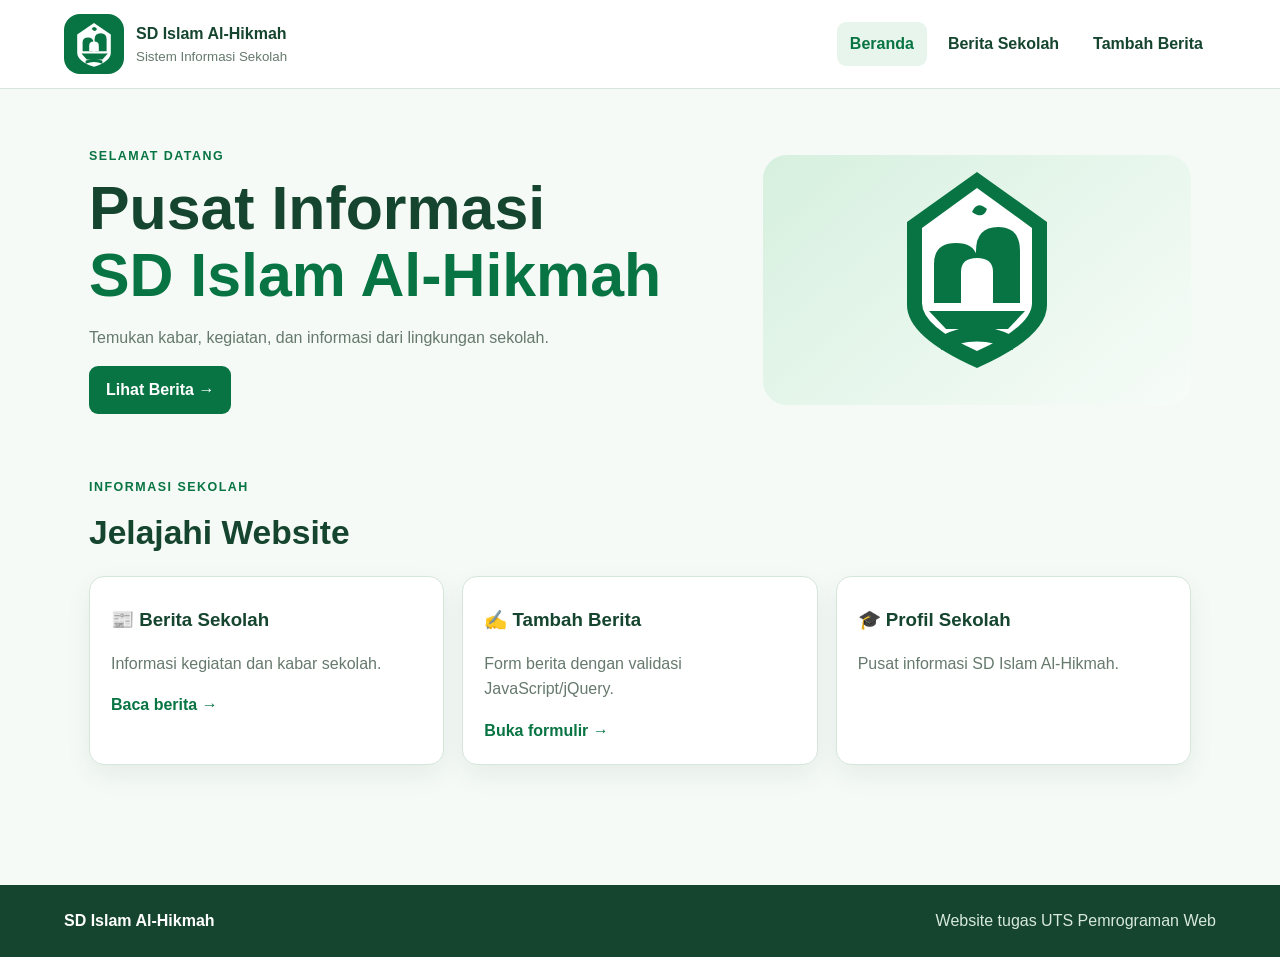
<file: index.html>
<!DOCTYPE html>
<html lang="id">
<head>
    <meta charset="UTF-8">
    <meta name="viewport" content="width=device-width, initial-scale=1">
    <title>Sistem Informasi SD Islam Al-Hikmah</title>
    <link rel="stylesheet" href="assets/css/style.css">
    <script src="https://code.jquery.com/jquery-3.7.1.min.js"></script>
</head>
<body>

<header class="site-header">
    <a class="brand" href="index.html">
        <span class="logo" aria-label="Logo SD Islam Al-Hikmah">
            <svg viewBox="0 0 100 100" role="img" aria-label="Logo Islami">
                <path d="M50 5 L88 30 V65 Q88 84 50 96 Q12 84 12 65 V30 Z"
                      fill="#087443"/>
                <path d="M50 15 L78 34 V64 Q78 79 50 88 Q22 79 22 64 V34 Z"
                      fill="#ffffff"/>
                <path d="M31 62 V47 Q31 39 40 39 Q49 39 49 47 V62 Z"
                      fill="#087443"/>
                <path d="M51 62 V42 Q51 32 61 32 Q71 32 71 42 V62 Z"
                      fill="#087443"/>
                <path d="M42 62 V53 Q42 46 50 46 Q58 46 58 53 V62 Z"
                      fill="#ffffff"/>
                <path d="M29 66 H73 L64 76 H38 Z" fill="#087443"/>
                <path d="M36 78 Q50 71 64 78 V83 Q50 77 36 83 Z"
                      fill="#087443"/>
                <path d="M46 25 Q50 18 55 25 Q52 32 46 25 Z"
                      fill="#087443"/>
            </svg>
        </span>
        <span>
            <strong>SD Islam Al-Hikmah</strong>
            <small>Sistem Informasi Sekolah</small>
        </span>
    </a>

    <button id="menuToggle" class="menu-toggle" aria-label="Buka menu">☰</button>

    <nav id="mainNav">
        <a href="index.html" data-page="home" class="nav-link active">Beranda</a>
        <a href="pages/berita.html" data-page="berita" class="nav-link">Berita Sekolah</a>
        <a href="pages/tambah-berita.html" data-page="tambah-berita" class="nav-link">Tambah Berita</a>
    </nav>
</header>

<main>
    <section class="hero">
        <div class="hero-text">
            <p class="eyebrow">Selamat Datang</p>

            <h1>
                Pusat Informasi<br>
                <span>SD Islam Al-Hikmah</span>
            </h1>

            <p>Temukan kabar, kegiatan, dan informasi dari lingkungan sekolah.</p>

            <a class="button" href="pages/berita.html" data-page="berita">
                Lihat Berita →
            </a>
        </div>

        <div class="hero-art" aria-label="Logo Islami SD Islam Al-Hikmah">
            <svg viewBox="0 0 240 240" role="img" aria-label="Masjid dan Al-Qur'an">
                <path d="M120 12 L190 62 V145 Q190 177 120 208 Q50 177 50 145 V62 Z"
                      fill="#087443"/>
                <path d="M120 28 L175 68 V143 Q175 166 120 191 Q65 166 65 143 V68 Z"
                      fill="#ffffff"/>
                <path d="M77 143 V104 Q77 83 99 83 Q121 83 121 104 V143 Z"
                      fill="#087443"/>
                <path d="M119 143 V91 Q119 67 141 67 Q163 67 163 91 V143 Z"
                      fill="#087443"/>
                <path d="M104 143 V112 Q104 98 120 98 Q136 98 136 112 V143 Z"
                      fill="#ffffff"/>
                <path d="M72 151 H168 L151 169 H89 Z" fill="#087443"/>
                <path d="M84 176 Q120 157 156 176 V190 Q120 173 84 190 Z"
                      fill="#087443"/>
                <path d="M115 52 Q120 40 130 49 Q126 60 115 52 Z"
                      fill="#087443"/>
            </svg>
        </div>
    </section>

    <section class="section">
        <p class="eyebrow">Informasi Sekolah</p>
        <h2>Jelajahi Website</h2>

        <div class="cards">
            <article class="card">
                <h3>📰 Berita Sekolah</h3>
                <p>Informasi kegiatan dan kabar sekolah.</p>
                <a href="pages/berita.html" data-page="berita">Baca berita →</a>
            </article>

            <article class="card">
                <h3>✍️ Tambah Berita</h3>
                <p>Form berita dengan validasi JavaScript/jQuery.</p>
                <a href="pages/tambah-berita.html" data-page="tambah-berita">
                    Buka formulir →
                </a>
            </article>

            <article class="card">
                <h3>🎓 Profil Sekolah</h3>
                <p>Pusat informasi SD Islam Al-Hikmah.</p>
            </article>
        </div>
    </section>

    <section id="pageContent" class="section ajax-content" aria-live="polite"></section>
</main>

<footer>
    <strong>SD Islam Al-Hikmah</strong>
    <span>Website tugas UTS Pemrograman Web</span>
</footer>

<script src="assets/js/main.js"></script>
</body>
</html>
</file>
<file: assets/css/style.css>
:root {
    --navy: #16452f;
    --blue: #087443;
    --sky: #e7f5ec;
    --gold: #d8b65a;
    --ink: #263b30;
    --muted: #66796d;
    --line: #d5e6da;
    --bg: #f5faf6;
    --green: #20764c;
    --red: #b93838;
    --shadow: 0 10px 26px #16452f12;
}

* {
    box-sizing: border-box;
}

body {
    margin: 0;
    background: var(--bg);
    color: var(--ink);
    font: 16px/1.6 Arial, Helvetica, sans-serif;
}

a {
    color: var(--blue);
    text-decoration: none;
}

a:hover {
    text-decoration: underline;
}

.site-header {
    display: flex;
    align-items: center;
    justify-content: space-between;
    gap: 20px;
    padding: 14px 5%;
    background: white;
    border-bottom: 1px solid var(--line);
    position: sticky;
    top: 0;
    z-index: 5;
}

.brand {
    display: flex;
    align-items: center;
    gap: 12px;
    color: var(--navy);
}

.brand strong,
.brand small {
    display: block;
}

.brand small {
    color: var(--muted);
}

.logo {
    display: grid;
    place-items: center;
    width: 60px;
    height: 60px;
    border-radius: 16px;
    background: #087443;
    color: white;
    font-weight: bold;
    overflow: hidden;
}

.logo svg {
    width: 100%;
    height: 100%;
    display: block;
}

.site-header nav {
    display: flex;
    gap: 8px;
}

.nav-link {
    padding: 9px 13px;
    border-radius: 9px;
    font-weight: bold;
    color: var(--navy);
}

.nav-link.active,
.nav-link:hover {
    background: var(--sky);
    color: var(--blue);
    text-decoration: none;
}

.menu-toggle {
    display: none;
}

main {
    max-width: 1150px;
    padding: 0 24px;
    margin: auto;
}

.hero {
    display: grid;
    grid-template-columns: 1.2fr 0.8fr;
    gap: 32px;
    align-items: center;
    padding: 58px 0 40px;
}

.eyebrow {
    color: var(--blue);
    font-size: 0.78rem;
    font-weight: bold;
    letter-spacing: 0.12em;
    text-transform: uppercase;
    margin: 0 0 8px;
}

.hero h1 {
    font-size: clamp(2.2rem, 5vw, 3.8rem);
    line-height: 1.1;
    color: var(--navy);
    margin: 0 0 16px;
}

.hero h1 span {
    color: var(--blue);
}

.hero p:not(.eyebrow) {
    color: var(--muted);
    max-width: 570px;
}

.button {
    display: inline-block;
    border: 0;
    border-radius: 9px;
    background: var(--blue);
    color: white;
    padding: 11px 17px;
    font-weight: bold;
    cursor: pointer;
    transition: background 0.2s ease;
}

.button:hover {
    background: #075b35;
    text-decoration: none;
}

.hero-art {
    min-height: 250px;
    border-radius: 24px;
    background: linear-gradient(140deg, #d6f0df, #f7fcf8);
    display: grid;
    place-items: center;
    font-size: 8rem;
    position: relative;
    overflow: hidden;
}

.hero-art svg {
    display: block;
    width: min(72%, 240px);
    height: auto;
}

.hero-art span {
    position: absolute;
    right: 16%;
    bottom: 12%;
    font-size: 3rem;
}

.section {
    padding: 24px 0 38px;
}

.section h2,
.page-title h2 {
    color: var(--navy);
    font-size: clamp(1.6rem, 3vw, 2.1rem);
    margin: 0 0 16px;
}

.cards {
    display: grid;
    grid-template-columns: repeat(3, minmax(0, 1fr));
    gap: 18px;
}

.card,
.form-card,
.detail-box {
    background: white;
    border: 1px solid var(--line);
    border-radius: 15px;
    padding: 21px;
    box-shadow: var(--shadow);
}

.card h3 {
    color: var(--navy);
    margin: 7px 0;
}

.card p,
.muted,
small {
    color: var(--muted);
}

.card a {
    font-weight: bold;
}

.tag {
    background: var(--sky);
    color: var(--blue);
    border-radius: 20px;
    padding: 4px 9px;
    font-size: 0.8rem;
    font-weight: bold;
}

.news-date {
    font-size: 0.84rem;
    margin-bottom: 4px;
}

.detail-button,
.secondary {
    background: #edf7f0;
    border: 1px solid #c5dfce;
    border-radius: 8px;
    padding: 9px 12px;
    color: #165b39;
    font-weight: bold;
    cursor: pointer;
}

.detail-button:hover,
.secondary:hover {
    background: #dcefe2;
}

.detail-box {
    display: none;
    margin-top: 18px;
}

.detail-box.visible {
    display: block;
}

.notice {
    background: #fff9e9;
    color: #72551b;
    border: 1px solid #f0d99b;
    padding: 13px 16px;
    border-radius: 10px;
    margin-bottom: 16px;
}

.notice.error,
.form-status.error {
    color: var(--red);
}

.page-title {
    margin-bottom: 20px;
}

.form-card {
    max-width: 850px;
}

.form-grid {
    display: grid;
    grid-template-columns: 1fr 1fr;
    gap: 16px;
}

.field {
    display: flex;
    flex-direction: column;
    gap: 7px;
}

.field.full {
    grid-column: 1 / -1;
}

label {
    font-weight: bold;
    color: var(--navy);
}

input,
textarea {
    font: inherit;
    padding: 11px;
    border: 1px solid #cbded0;
    border-radius: 8px;
    width: 100%;
}

input:focus,
textarea:focus {
    outline: 3px solid #d9f0e0;
    border-color: var(--blue);
}

.field-error {
    color: var(--red);
    font-size: 0.85rem;
}

.form-status {
    font-weight: bold;
}

.form-status.success {
    color: var(--green);
}

.loading {
    color: var(--muted);
}

footer {
    display: flex;
    justify-content: space-between;
    gap: 12px;
    padding: 23px 5%;
    background: var(--navy);
    color: white;
    margin-top: 20px;
}

footer span {
    color: #d7e8dc;
}

@media (max-width: 760px) {
    .site-header {
        flex-wrap: wrap;
        padding: 12px 18px;
    }

    .menu-toggle {
        display: block;
        border: 0;
        border-radius: 8px;
        padding: 9px 12px;
        font-size: 1.2rem;
        background: var(--sky);
        color: var(--navy);
    }

    .site-header nav {
        display: none;
        flex-basis: 100%;
        flex-direction: column;
    }

    .site-header nav.open {
        display: flex;
    }

    .nav-link {
        padding: 10px;
    }

    main {
        padding: 0 18px;
    }

    .hero {
        grid-template-columns: 1fr;
        padding-top: 35px;
    }

    .hero-art {
        min-height: 180px;
        font-size: 6rem;
    }

    .hero-art svg {
        width: min(55%, 180px);
    }

    .cards {
        grid-template-columns: 1fr;
    }

    .form-grid {
        grid-template-columns: 1fr;
    }

    .field.full {
        grid-column: auto;
    }

    footer {
        flex-direction: column;
        gap: 4px;
    }
}
</file>
